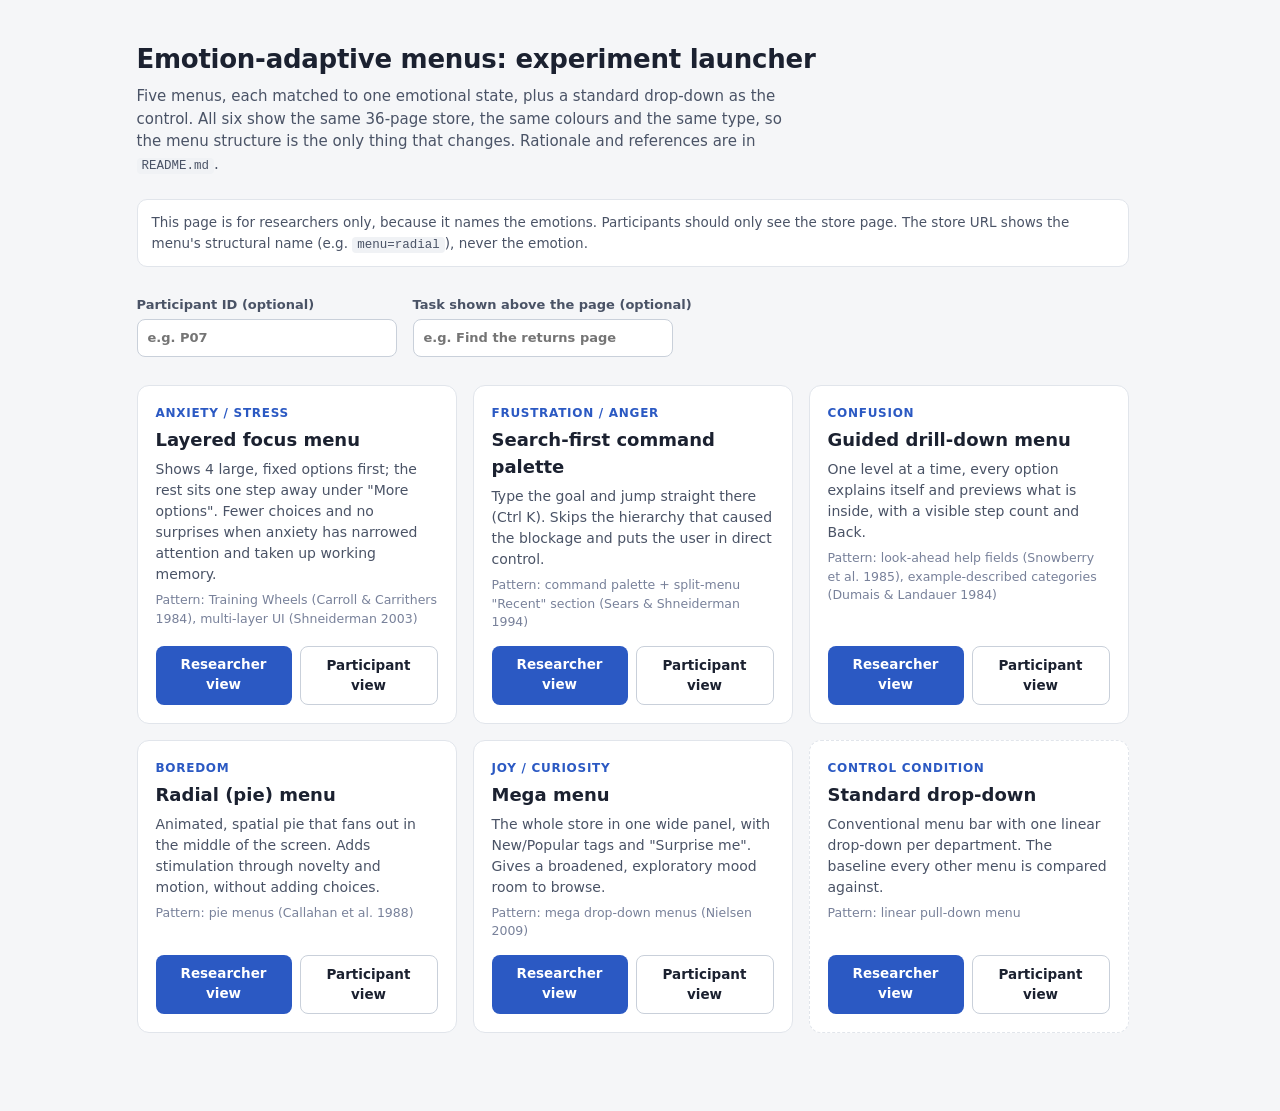
<file: index.html>
<!doctype html>
<html lang="en">
<head>
  <meta charset="utf-8">
  <meta name="viewport" content="width=device-width, initial-scale=1">
  <title>Emotion Menus Launcher</title>
  <link rel="stylesheet" href="css/base.css">
  <style>
    .wrap { max-width: 1040px; margin: 0 auto; padding: 40px 24px 80px; }
    h1 { margin: 0 0 6px; font-size: 26px; letter-spacing: -0.01em; }
    .sub { margin: 0 0 24px; color: var(--ink-2); max-width: 70ch; }
    .note { margin: 0 0 28px; padding: 12px 14px; font-size: 13.5px; color: var(--ink-2); background: var(--surface); border: 1px solid var(--line); border-radius: var(--radius); }
    .controls { display: flex; flex-wrap: wrap; gap: 16px; margin-bottom: 28px; }
    .controls label { display: flex; flex-direction: column; gap: 4px; font-size: 13px; font-weight: 600; color: var(--ink-2); }
    .controls input { width: 260px; height: 38px; padding: 0 10px; font: inherit; border: 1px solid var(--line-strong); border-radius: 8px; background: var(--surface); }
    .list { display: grid; grid-template-columns: repeat(auto-fill, minmax(300px, 1fr)); gap: 16px; }
    .cond { display: flex; flex-direction: column; padding: 18px; background: var(--surface); border: 1px solid var(--line); border-radius: 12px; }
    .cond.control { border-style: dashed; }
    .emotion { font-size: 12px; font-weight: 700; letter-spacing: 0.06em; text-transform: uppercase; color: var(--accent); }
    .cond h2 { margin: 4px 0 6px; font-size: 18px; }
    .cond p { margin: 0 0 6px; font-size: 14px; color: var(--ink-2); }
    .cond .src { font-size: 12.5px; color: var(--ink-3); margin-bottom: 14px; }
    .links { display: flex; gap: 8px; margin-top: auto; }
    .links a { flex: 1; text-align: center; padding: 8px 10px; font-size: 13.5px; font-weight: 600; text-decoration: none; border-radius: 8px; }
    .links a.primary { color: var(--accent-ink); background: var(--accent); }
    .links a.primary:hover { background: var(--accent-hover); }
    .links a.secondary { color: var(--ink); border: 1px solid var(--line-strong); }
    .links a.secondary:hover { border-color: var(--accent); }
    code { font-size: 12.5px; background: var(--surface-2); padding: 1px 5px; border-radius: 4px; }
  </style>
</head>
<body>
  <div class="wrap">
    <h1>Emotion-adaptive menus: experiment launcher</h1>
    <p class="sub">Five menus, each matched to one emotional state, plus a standard drop-down as the control.
      All six show the same 36-page store, the same colours and the same type, so the menu structure is the only thing that changes.
      Rationale and references are in <code>README.md</code>.</p>
    <p class="note">This page is for researchers only, because it names the emotions. Participants should only see the store page.
      The store URL shows the menu's structural name (e.g. <code>menu=radial</code>), never the emotion.</p>

    <div class="controls">
      <label>Participant ID (optional)
        <input id="pid" placeholder="e.g. P07">
      </label>
      <label>Task shown above the page (optional)
        <input id="task" placeholder="e.g. Find the returns page">
      </label>
    </div>

    <div class="list" id="list"></div>
  </div>

  <script>
    var conditions = [
      { id: 'layered', emotion: 'Anxiety / stress', name: 'Layered focus menu',
        why: 'Shows 4 large, fixed options first; the rest sits one step away under "More options". Fewer choices and no surprises when anxiety has narrowed attention and taken up working memory.',
        src: 'Pattern: Training Wheels (Carroll & Carrithers 1984), multi-layer UI (Shneiderman 2003)' },
      { id: 'palette', emotion: 'Frustration / anger', name: 'Search-first command palette',
        why: 'Type the goal and jump straight there (Ctrl K). Skips the hierarchy that caused the blockage and puts the user in direct control.',
        src: 'Pattern: command palette + split-menu "Recent" section (Sears & Shneiderman 1994)' },
      { id: 'guided', emotion: 'Confusion', name: 'Guided drill-down menu',
        why: 'One level at a time, every option explains itself and previews what is inside, with a visible step count and Back.',
        src: 'Pattern: look-ahead help fields (Snowberry et al. 1985), example-described categories (Dumais & Landauer 1984)' },
      { id: 'radial', emotion: 'Boredom', name: 'Radial (pie) menu',
        why: 'Animated, spatial pie that fans out in the middle of the screen. Adds stimulation through novelty and motion, without adding choices.',
        src: 'Pattern: pie menus (Callahan et al. 1988)' },
      { id: 'mega', emotion: 'Joy / curiosity', name: 'Mega menu',
        why: 'The whole store in one wide panel, with New/Popular tags and "Surprise me". Gives a broadened, exploratory mood room to browse.',
        src: 'Pattern: mega drop-down menus (Nielsen 2009)' },
      { id: 'standard', emotion: 'Control condition', name: 'Standard drop-down', control: true,
        why: 'Conventional menu bar with one linear drop-down per department. The baseline every other menu is compared against.',
        src: 'Pattern: linear pull-down menu' }
    ];

    var list = document.getElementById('list');
    var pid = document.getElementById('pid');
    var task = document.getElementById('task');

    function url(id, researcher) {
      var q = new URLSearchParams({ menu: id });
      if (pid.value.trim()) q.set('p', pid.value.trim());
      if (task.value.trim()) q.set('task', task.value.trim());
      if (researcher) q.set('r', '1');
      return 'stage.html?' + q.toString();
    }

    function render() {
      list.innerHTML = '';
      conditions.forEach(function (c) {
        var card = document.createElement('article');
        card.className = 'cond' + (c.control ? ' control' : '');
        card.innerHTML =
          '<span class="emotion"></span><h2></h2><p class="why"></p><p class="src"></p>' +
          '<div class="links"><a class="primary"></a><a class="secondary"></a></div>';
        card.querySelector('.emotion').textContent = c.emotion;
        card.querySelector('h2').textContent = c.name;
        card.querySelector('.why').textContent = c.why;
        card.querySelector('.src').textContent = c.src;
        var a1 = card.querySelector('.primary');
        a1.textContent = 'Researcher view';
        a1.href = url(c.id, true);
        var a2 = card.querySelector('.secondary');
        a2.textContent = 'Participant view';
        a2.href = url(c.id, false);
        list.append(card);
      });
    }

    pid.addEventListener('input', render);
    task.addEventListener('input', render);
    render();
  </script>
</body>
</html>
</file>
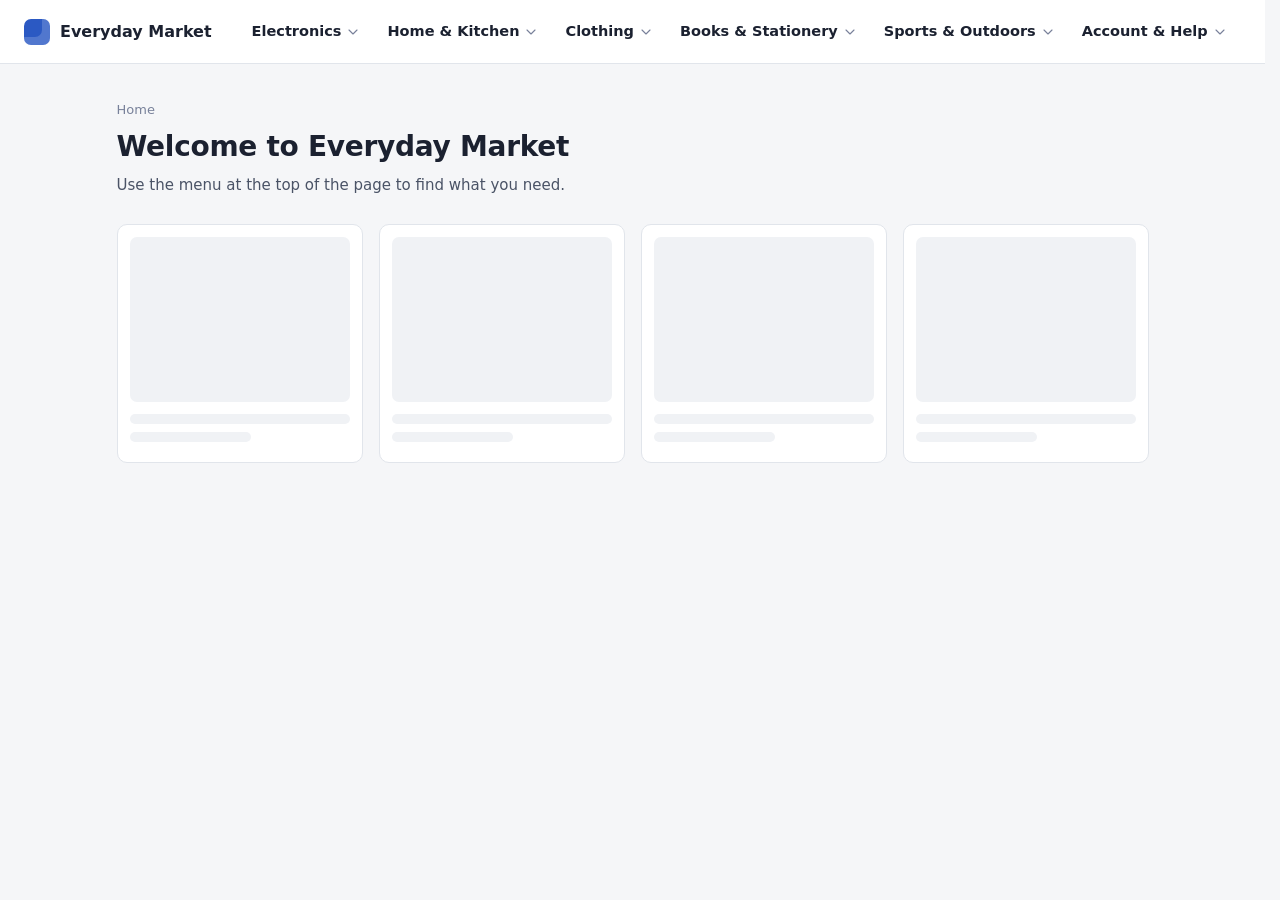
<file: stage.html>
<!doctype html>
<html lang="en">
<head>
  <meta charset="utf-8">
  <meta name="viewport" content="width=device-width, initial-scale=1">
  <title>Everyday Market</title>
  <link rel="stylesheet" href="css/base.css">
  <link rel="stylesheet" href="css/menus.css">
</head>
<body>
  <div id="app"></div>

  <script src="js/data.js"></script>
  <script src="js/core.js"></script>
  <script src="js/menus/standard.js"></script>
  <script src="js/menus/layered.js"></script>
  <script src="js/menus/palette.js"></script>
  <script src="js/menus/guided.js"></script>
  <script src="js/menus/radial.js"></script>
  <script src="js/menus/mega.js"></script>
  <script src="js/app.js"></script>
</body>
</html>
</file>
<file: css/base.css>
/*
 * One fixed light theme for every condition. Colour, type and spacing are held
 * constant on purpose so the menu's structure is the only manipulated variable
 * (colour-based emotion adaptation is already covered by UIFlex 2.0 / EmoWeb).
 */
:root {
  color-scheme: light;
  --bg: #f5f6f8;
  --surface: #ffffff;
  --surface-2: #f0f2f5;
  --ink: #1b2130;
  --ink-2: #4a5366;
  --ink-3: #78819a;
  --line: #e1e5eb;
  --line-strong: #c9d0da;
  --accent: #2b59c3;
  --accent-hover: #234aa6;
  --accent-ink: #ffffff;
  --accent-soft: #e9effb;
  --focus: #2b59c3;
  --radius: 10px;
  --radius-sm: 7px;
  --shadow: 0 12px 32px rgba(18, 28, 56, 0.14), 0 2px 6px rgba(18, 28, 56, 0.06);
  --header-h: 64px;
  --font: system-ui, -apple-system, "Segoe UI", Roboto, "Helvetica Neue", Arial, sans-serif;
}

*, *::before, *::after { box-sizing: border-box; }

html, body { margin: 0; }

html { scrollbar-gutter: stable; }

body {
  font-family: var(--font);
  font-size: 15px;
  line-height: 1.5;
  color: var(--ink);
  background: var(--bg);
  -webkit-font-smoothing: antialiased;
}

button {
  font: inherit;
  color: inherit;
  background: none;
  border: 0;
  padding: 0;
  cursor: pointer;
  text-align: left;
}

:focus-visible { outline: 2px solid var(--focus); outline-offset: 2px; }

[hidden] { display: none !important; }

.icon { fill: none; stroke: currentColor; stroke-width: 1.7; stroke-linecap: round; stroke-linejoin: round; flex: none; }
.chevron { color: var(--ink-3); }

kbd {
  font: 600 11px/1 var(--font);
  color: var(--ink-2);
  background: var(--surface);
  border: 1px solid var(--line-strong);
  border-bottom-width: 2px;
  border-radius: 4px;
  padding: 3px 5px;
}

/* ---------- Site shell ---------- */

.site-header {
  position: sticky;
  top: 0;
  z-index: 20;
  height: var(--header-h);
  display: flex;
  align-items: center;
  gap: 28px;
  padding: 0 24px;
  background: var(--surface);
  border-bottom: 1px solid var(--line);
}

.brand {
  display: flex;
  align-items: center;
  gap: 10px;
  font-weight: 700;
  font-size: 16px;
  color: var(--ink);
  text-decoration: none;
  white-space: nowrap;
}

.brand-mark {
  width: 26px;
  height: 26px;
  border-radius: 7px;
  background: var(--accent);
  box-shadow: inset -8px -8px 0 rgba(255, 255, 255, 0.18);
}

.nav-slot { flex: 1; min-width: 0; display: flex; align-items: center; height: 100%; position: relative; }

.task-bar {
  padding: 10px 24px;
  background: #fff8e1;
  border-bottom: 1px solid #f0e2b0;
  color: #5c4a12;
  font-size: 14px;
}

.page {
  max-width: 1080px;
  margin: 0 auto;
  padding: 36px 24px 80px;
  outline: none;
}

.crumbs { margin: 0 0 6px; color: var(--ink-3); font-size: 13px; white-space: pre; }

.page h1 { margin: 0 0 6px; font-size: 28px; letter-spacing: -0.01em; }

.lead { margin: 0 0 28px; color: var(--ink-2); }

.grid {
  display: grid;
  grid-template-columns: repeat(auto-fill, minmax(200px, 1fr));
  gap: 16px;
}

.card {
  background: var(--surface);
  border: 1px solid var(--line);
  border-radius: var(--radius);
  padding: 12px;
}

.card-img { aspect-ratio: 4 / 3; border-radius: var(--radius-sm); background: var(--surface-2); margin-bottom: 12px; }
.card-line { height: 10px; border-radius: 5px; background: var(--surface-2); margin-bottom: 8px; }
.card-line.short { width: 55%; }

/* ---------- Researcher panel ---------- */

.researcher-panel {
  position: fixed;
  right: 16px;
  bottom: 16px;
  z-index: 100;
  width: 240px;
  padding: 12px 14px;
  font-size: 12.5px;
  color: #dfe4ee;
  background: #1b2130;
  border-radius: var(--radius);
  box-shadow: var(--shadow);
}

.rp-row { display: flex; justify-content: space-between; gap: 8px; padding: 2px 0; }
.rp-val { color: #fff; font-weight: 600; font-variant-numeric: tabular-nums; }
.rp-actions { display: flex; gap: 8px; margin-top: 10px; }
.rp-actions button {
  flex: 1;
  text-align: center;
  padding: 6px 8px;
  border-radius: 6px;
  background: rgba(255, 255, 255, 0.1);
  color: #fff;
  font-weight: 600;
}
.rp-actions button:hover { background: rgba(255, 255, 255, 0.18); }

@media (max-width: 640px) {
  .site-header { gap: 14px; padding: 0 16px; }
  .brand { font-size: 0; gap: 0; }
  .page { padding: 24px 16px 64px; }
  .task-bar { padding: 10px 16px; }
}
</file>
<file: css/menus.css>
/* Shared trigger look so invocation looks the same across conditions. */
.lay-trigger, .gd-trigger, .mega-trigger, .rad-trigger {
  display: inline-flex;
  align-items: center;
  gap: 8px;
  height: 42px;
  padding: 0 16px;
  font-weight: 600;
  background: var(--surface);
  border: 1px solid var(--line-strong);
  border-radius: 8px;
  white-space: nowrap;
}
.lay-trigger:hover, .gd-trigger:hover, .mega-trigger:hover, .rad-trigger:hover { border-color: var(--accent); }
.lay-trigger[aria-expanded="true"], .gd-trigger[aria-expanded="true"], .mega-trigger[aria-expanded="true"] {
  border-color: var(--accent);
  background: var(--accent-soft);
}

/* ================= Standard drop-down (control) ================= */

.std-bar { display: flex; align-items: center; gap: 2px; height: 100%; }
.std-item { position: relative; }
.std-trigger {
  display: inline-flex;
  align-items: center;
  gap: 4px;
  height: 40px;
  padding: 0 12px;
  border-radius: 8px;
  font-weight: 600;
  font-size: 14.5px;
  white-space: nowrap;
}
.std-trigger:hover, .std-trigger[aria-expanded="true"] { background: var(--surface-2); }
.std-list {
  position: absolute;
  top: calc(100% + 6px);
  left: 0;
  min-width: 210px;
  margin: 0;
  padding: 6px;
  list-style: none;
  background: var(--surface);
  border: 1px solid var(--line);
  border-radius: var(--radius);
  box-shadow: var(--shadow);
}
.std-link { display: block; width: 100%; padding: 8px 12px; border-radius: 6px; font-size: 14.5px; }
.std-link:hover { background: var(--accent-soft); }

/* ================= Layered focus menu (anxiety) ================= */

.lay-wrap { position: relative; }
.lay-burger { display: inline-flex; flex-direction: column; gap: 3px; }
.lay-burger span { display: block; width: 16px; height: 2px; border-radius: 1px; background: currentColor; }
.lay-panel {
  position: absolute;
  top: calc(100% + 10px);
  left: 0;
  width: 360px;
  max-height: calc(100vh - var(--header-h) - 24px);
  overflow: auto;
  padding: 18px;
  background: var(--surface);
  border: 1px solid var(--line);
  border-radius: 12px;
  box-shadow: var(--shadow);
}
.lay-title { margin: 0 0 12px; font-weight: 600; color: var(--ink-2); }
.lay-primary {
  display: flex;
  align-items: center;
  justify-content: space-between;
  width: 100%;
  min-height: 60px;
  padding: 0 18px;
  margin-bottom: 10px;
  font-size: 17px;
  font-weight: 600;
  border: 1px solid var(--line);
  border-radius: 10px;
}
.lay-primary:hover { border-color: var(--accent); background: var(--accent-soft); }
.lay-more {
  display: flex;
  align-items: center;
  justify-content: space-between;
  width: 100%;
  min-height: 52px;
  padding: 0 18px;
  font-weight: 600;
  color: var(--ink-2);
  background: var(--surface-2);
  border-radius: 10px;
}
.lay-more:hover { color: var(--ink); }
.lay-more[aria-expanded="true"] .chevron { transform: rotate(180deg); }
.lay-more-body { margin-top: 12px; padding-top: 8px; border-top: 1px solid var(--line); }
.lay-cat {
  display: flex;
  align-items: center;
  justify-content: space-between;
  width: 100%;
  min-height: 48px;
  padding: 0 14px;
  font-size: 16px;
  font-weight: 600;
  border-radius: 8px;
}
.lay-cat:hover { background: var(--surface-2); }
.lay-cat[aria-expanded="true"] .chevron { transform: rotate(180deg); }
.lay-items { padding: 2px 0 8px 10px; }
.lay-item {
  display: flex;
  align-items: center;
  width: 100%;
  min-height: 44px;
  padding: 0 14px;
  font-size: 15.5px;
  border-radius: 8px;
}
.lay-item:hover { background: var(--accent-soft); }

/* ================= Command palette (frustration) ================= */

.pal-trigger {
  display: flex;
  align-items: center;
  gap: 10px;
  width: min(440px, 100%);
  height: 42px;
  padding: 0 12px;
  color: var(--ink-3);
  background: var(--surface-2);
  border: 1px solid var(--line-strong);
  border-radius: 10px;
}
.pal-trigger:hover { border-color: var(--accent); }
.pal-trigger-text { flex: 1; }
.pal-overlay {
  position: fixed;
  inset: 0;
  z-index: 50;
  display: flex;
  justify-content: center;
  align-items: flex-start;
  padding: 12vh 16px 16px;
  background: rgba(18, 24, 40, 0.32);
}
.pal-box {
  display: flex;
  flex-direction: column;
  width: min(600px, 100%);
  max-height: 70vh;
  overflow: hidden;
  background: var(--surface);
  border-radius: 14px;
  box-shadow: var(--shadow);
}
.pal-input-row { display: flex; align-items: center; gap: 10px; padding: 0 16px; color: var(--ink-3); border-bottom: 1px solid var(--line); }
.pal-input { flex: 1; min-width: 0; height: 58px; font: inherit; font-size: 17px; color: var(--ink); border: 0; outline: none; background: none; }
.pal-list { overflow: auto; padding: 6px; }
.pal-group {
  padding: 12px 12px 4px;
  font-size: 11.5px;
  font-weight: 700;
  letter-spacing: 0.06em;
  text-transform: uppercase;
  color: var(--ink-3);
}
.pal-row {
  display: flex;
  align-items: center;
  justify-content: space-between;
  gap: 12px;
  padding: 10px 12px;
  border-radius: 8px;
  cursor: pointer;
}
.pal-row.is-active { background: var(--accent-soft); }
.pal-row-path { font-size: 13px; color: var(--ink-3); white-space: nowrap; }
.pal-row mark { background: none; color: var(--accent); font-weight: 700; }
.pal-empty { padding: 20px 12px; color: var(--ink-3); }
.pal-foot {
  display: flex;
  gap: 18px;
  padding: 10px 16px;
  font-size: 12px;
  color: var(--ink-3);
  background: var(--surface-2);
  border-top: 1px solid var(--line);
}
.pal-foot kbd { margin-right: 2px; }

/* ================= Guided drill-down (confusion) ================= */

.gd-wrap { position: relative; }
.gd-panel {
  position: absolute;
  top: calc(100% + 10px);
  left: 0;
  width: min(780px, calc(100vw - 32px));
  max-height: calc(100vh - var(--header-h) - 24px);
  overflow: auto;
  padding: 18px;
  background: var(--surface);
  border: 1px solid var(--line);
  border-radius: 12px;
  box-shadow: var(--shadow);
}
.gd-head { margin-bottom: 12px; }
.gd-step {
  display: flex;
  align-items: center;
  gap: 10px;
  font-size: 12px;
  font-weight: 700;
  letter-spacing: 0.05em;
  text-transform: uppercase;
  color: var(--accent);
}
.gd-dots { display: inline-flex; gap: 4px; }
.gd-dot { width: 18px; height: 4px; border-radius: 2px; background: var(--line); }
.gd-dot.is-on { background: var(--accent); }
.gd-path { margin: 8px 0 2px; font-size: 13px; color: var(--ink-3); white-space: pre-wrap; }
.gd-path strong { color: var(--ink); }
.gd-title { margin: 0; font-size: 18px; font-weight: 700; }
.gd-back {
  display: inline-flex;
  align-items: center;
  gap: 4px;
  margin: 0 0 10px -6px;
  padding: 6px 8px;
  font-weight: 600;
  color: var(--accent);
  border-radius: 6px;
}
.gd-back .chevron { color: currentColor; }
.gd-back:hover { background: var(--accent-soft); }
.gd-list { display: grid; grid-template-columns: repeat(2, minmax(0, 1fr)); gap: 8px; }
.gd-option {
  display: flex;
  align-items: center;
  gap: 14px;
  width: 100%;
  padding: 12px 14px;
  border: 1px solid var(--line);
  border-radius: 10px;
}
.gd-option:hover { border-color: var(--accent); background: var(--accent-soft); }
.gd-option-icon {
  display: flex;
  align-items: center;
  justify-content: center;
  flex: none;
  width: 40px;
  height: 40px;
  color: var(--accent);
  background: var(--accent-soft);
  border-radius: 10px;
}
.gd-option:hover .gd-option-icon { background: var(--surface); }
.gd-option-body { display: flex; flex-direction: column; gap: 2px; flex: 1; min-width: 0; }
.gd-option-label { font-size: 15.5px; font-weight: 650; }
.gd-option-desc { font-size: 13.5px; color: var(--ink-2); }
.gd-option-peek { font-size: 12.5px; color: var(--ink-3); }
.gd-peek-label { font-weight: 600; color: var(--ink-2); }

/* ================= Radial / pie menu (boredom) ================= */

.rad-trigger { border-radius: 21px; padding-left: 10px; }
.rad-trigger-dot {
  width: 22px;
  height: 22px;
  border-radius: 50%;
  border: 2px solid var(--accent);
  background: conic-gradient(var(--accent) 0 60deg, transparent 60deg 120deg, var(--accent) 120deg 180deg,
    transparent 180deg 240deg, var(--accent) 240deg 300deg, transparent 300deg 360deg);
}
.rad-overlay { position: fixed; inset: 0; z-index: 50; background: rgba(18, 24, 40, 0.28); }
.rad-svg { display: block; width: 100%; height: 100%; }
.rad-ring { filter: drop-shadow(0 10px 22px rgba(18, 28, 56, 0.22)); }
.rad-wedge {
  cursor: pointer;
  outline: none;
  transform-box: view-box;
  transition: transform 320ms cubic-bezier(0.2, 0.9, 0.25, 1.2), opacity 220ms ease-out;
}
.rad-wedge.is-entering { transform: scale(0.35) rotate(-30deg); opacity: 0; }
.rad-wedge-bg { fill: var(--surface); stroke: var(--line); stroke-width: 1; transition: fill 120ms; }
.rad-wedge:hover .rad-wedge-bg, .rad-wedge:focus-visible .rad-wedge-bg { fill: var(--accent-soft); stroke: var(--accent); stroke-width: 1.5; }
.rad-label { font-size: 13px; font-weight: 600; fill: var(--ink); pointer-events: none; }
.rad-icon { pointer-events: none; }
.rad-icon path { fill: none; stroke: var(--ink-2); stroke-width: 1.8; stroke-linecap: round; stroke-linejoin: round; }
.rad-wedge:hover .rad-icon path, .rad-wedge:focus-visible .rad-icon path { stroke: var(--accent); }
.rad-hub { cursor: pointer; outline: none; }
.rad-hub circle { fill: var(--accent); transition: fill 120ms; }
.rad-hub:hover circle { fill: var(--accent-hover); }
.rad-hub:focus-visible circle { stroke: var(--ink); stroke-width: 3; }
.rad-hub-label { font-size: 12px; font-weight: 700; fill: #fff; pointer-events: none; }
.rad-hub-sub { font-size: 11px; fill: rgba(255, 255, 255, 0.82); pointer-events: none; }

/* ================= Mega menu (joy / curiosity) ================= */

.mega-panel {
  position: fixed;
  top: var(--header-h);
  left: 0;
  right: 0;
  z-index: 19;
  max-height: calc(100vh - var(--header-h));
  overflow: auto;
  padding: 24px max(24px, calc((100vw - 1080px) / 2));
  background: var(--surface);
  border-bottom: 1px solid var(--line);
  box-shadow: var(--shadow);
}
.mega-cols { display: grid; grid-template-columns: repeat(6, minmax(0, 1fr)); gap: 20px; }
.mega-col-head { display: flex; align-items: center; gap: 8px; margin: 0 0 8px; font-size: 14px; font-weight: 700; }
.mega-col-icon { display: flex; color: var(--accent); }
.mega-links { margin: 0; padding: 0; list-style: none; }
.mega-link {
  display: flex;
  align-items: center;
  flex-wrap: wrap;
  gap: 6px;
  width: calc(100% + 8px);
  margin-left: -8px;
  padding: 5px 8px;
  font-size: 14.5px;
  color: var(--ink-2);
  border-radius: 6px;
}
.mega-link:hover { color: var(--ink); background: var(--accent-soft); }
.mega-badge { padding: 1px 6px; font-size: 10.5px; font-weight: 700; border-radius: 999px; }
.mega-badge-new { color: #1d6b3a; background: #e3f4e9; }
.mega-badge-popular { color: #8a4b0f; background: #fcefe1; }
.mega-foot {
  display: flex;
  align-items: center;
  justify-content: space-between;
  gap: 16px;
  margin-top: 20px;
  padding-top: 14px;
  font-size: 13.5px;
  color: var(--ink-3);
  border-top: 1px solid var(--line);
}
.mega-surprise { padding: 8px 14px; font-weight: 600; color: var(--accent-ink); background: var(--accent); border-radius: 8px; }
.mega-surprise:hover { background: var(--accent-hover); }

@media (max-width: 820px) {
  .gd-list { grid-template-columns: 1fr; }
}
@media (max-width: 1000px) {
  .mega-cols { grid-template-columns: repeat(3, minmax(0, 1fr)); }
}
@media (max-width: 640px) {
  .mega-cols { grid-template-columns: repeat(2, minmax(0, 1fr)); }
  .pal-trigger kbd, .pal-foot { display: none; }
  .lay-panel { width: calc(100vw - 32px); }
}

@media (prefers-reduced-motion: reduce) {
  .rad-wedge { transition: none; }
}
</file>
